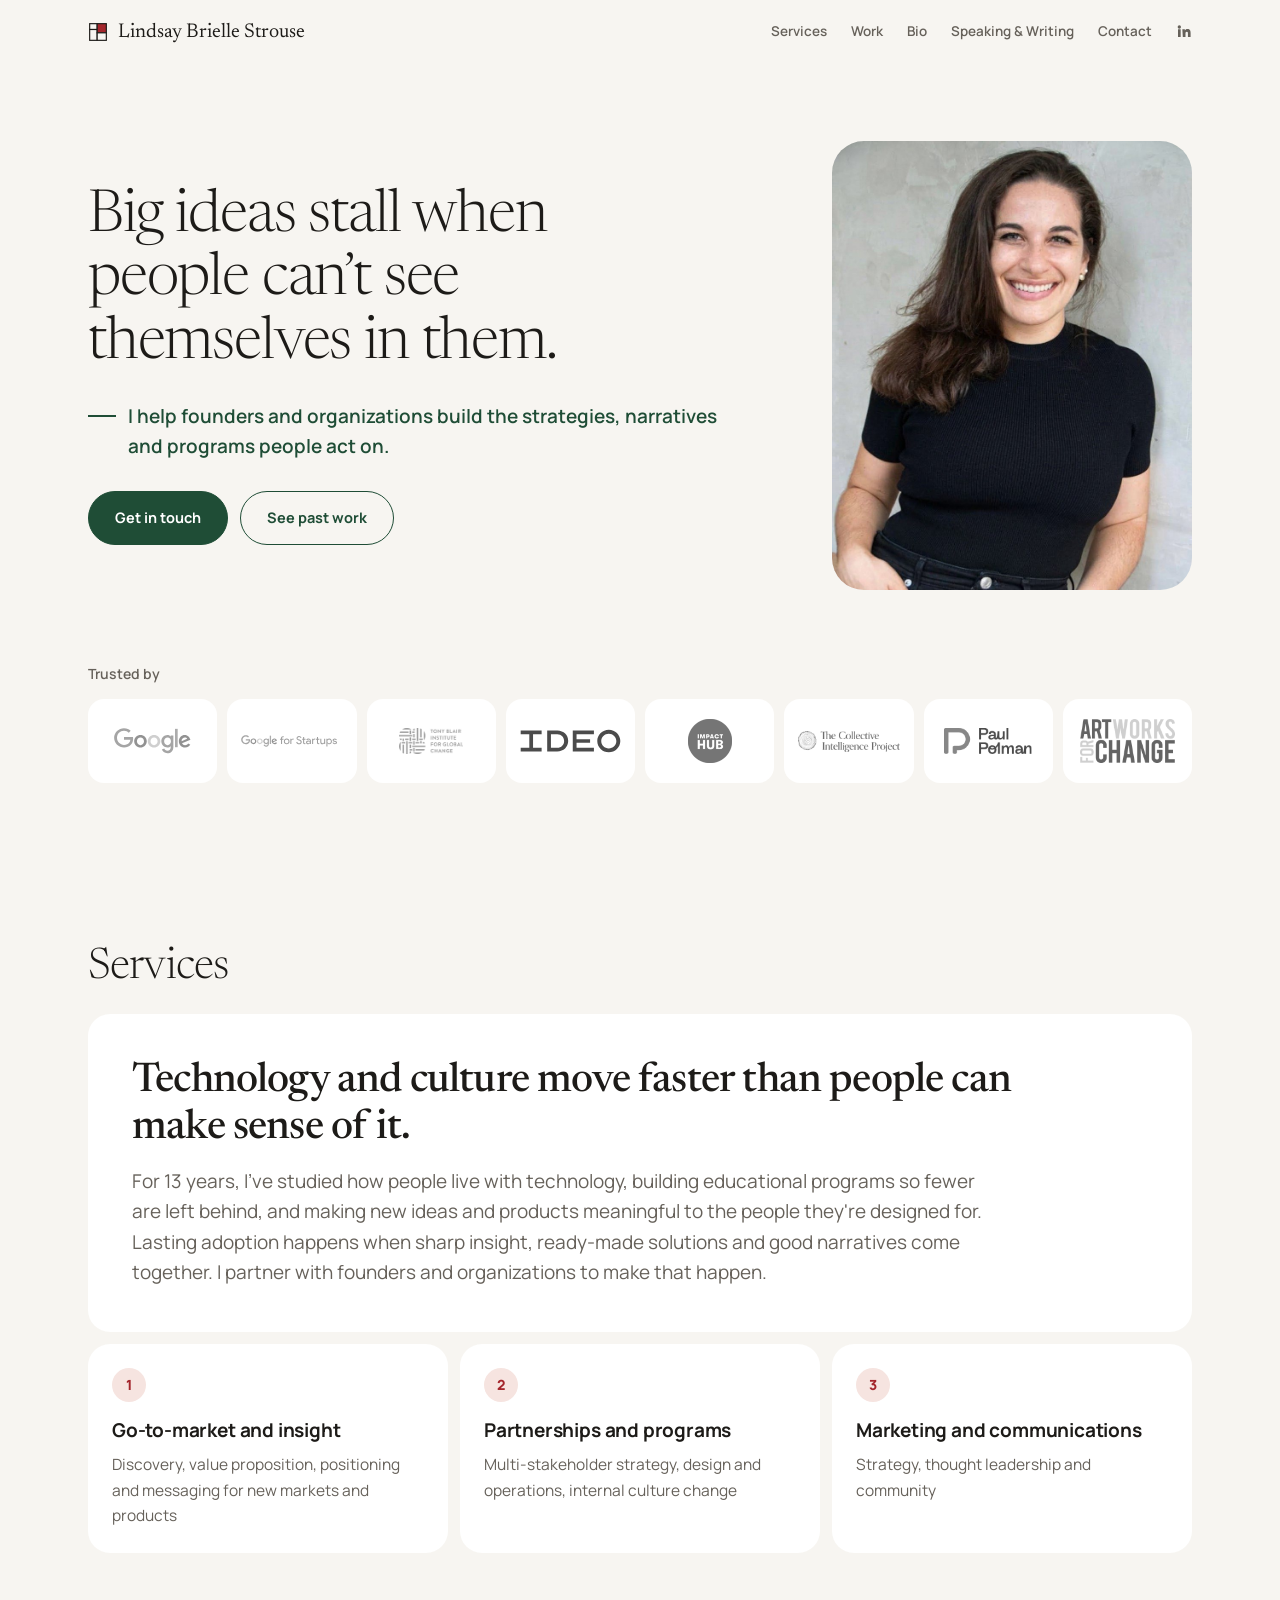
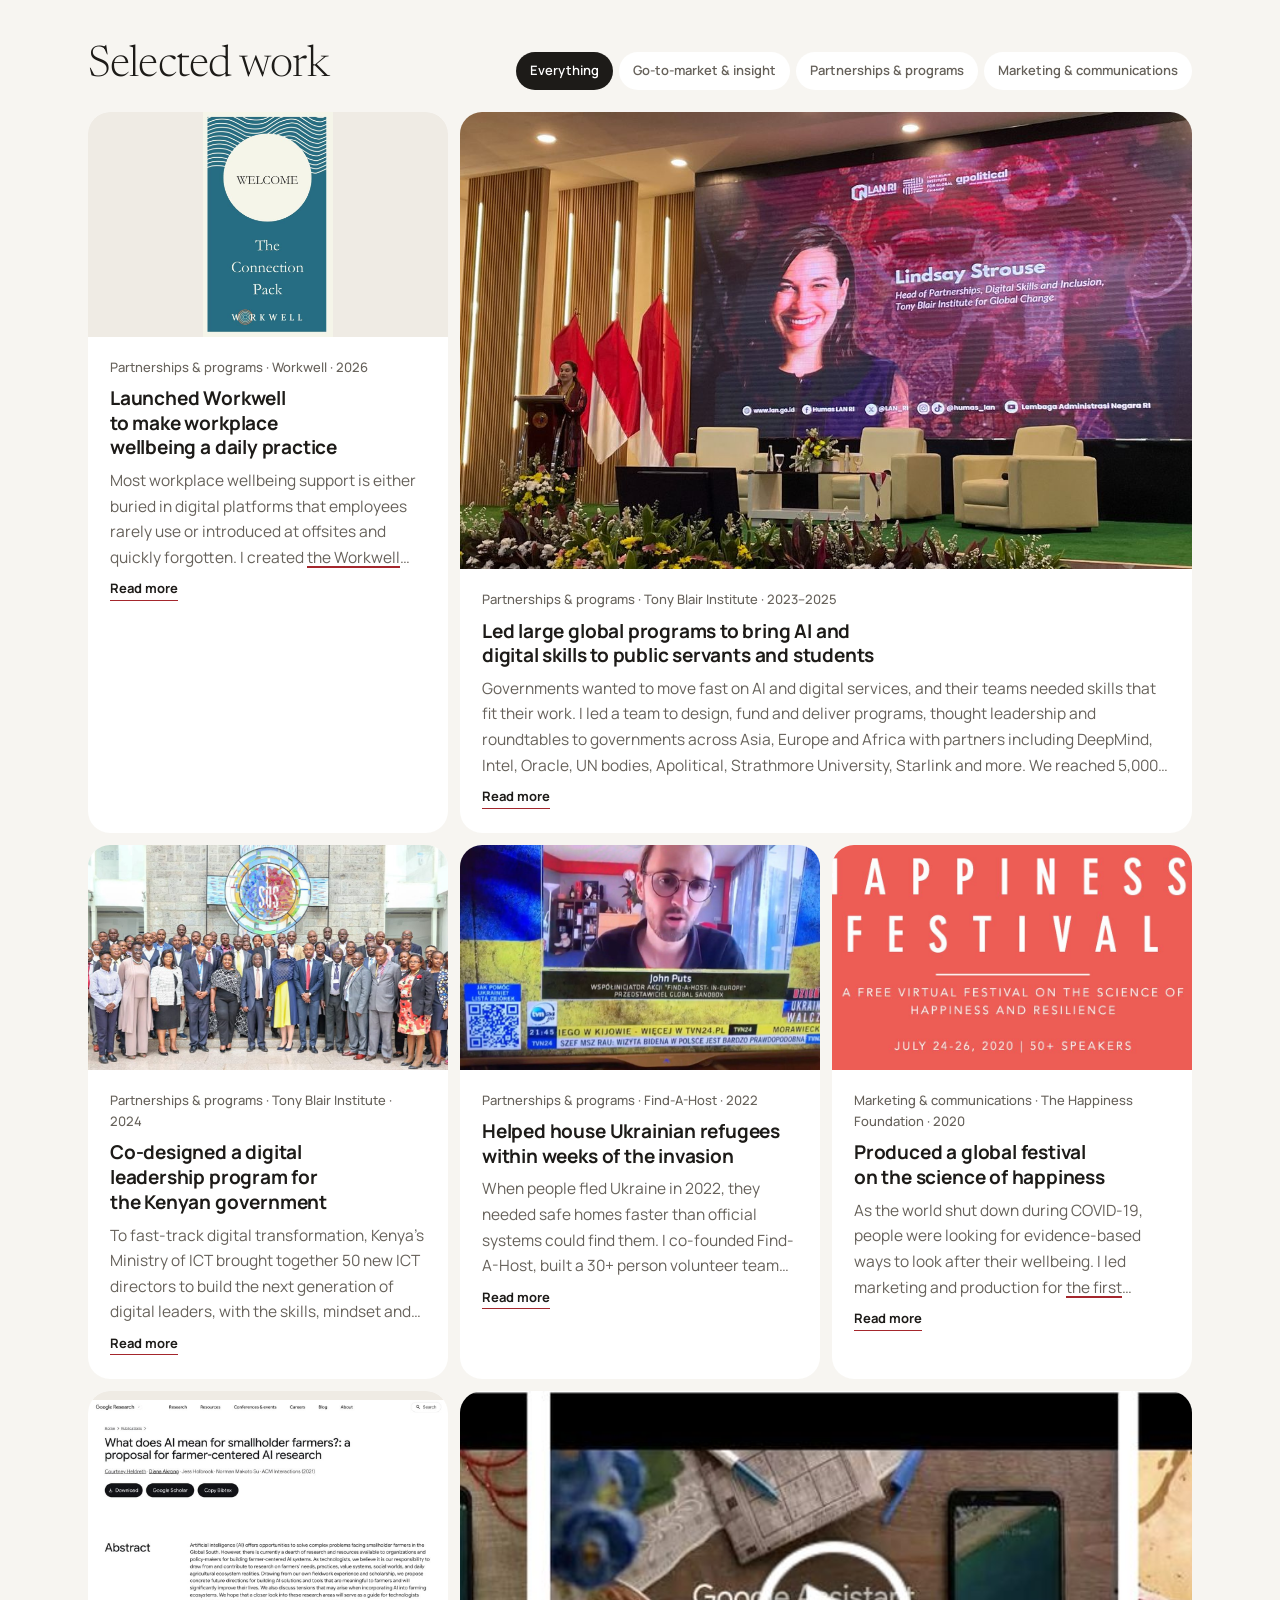
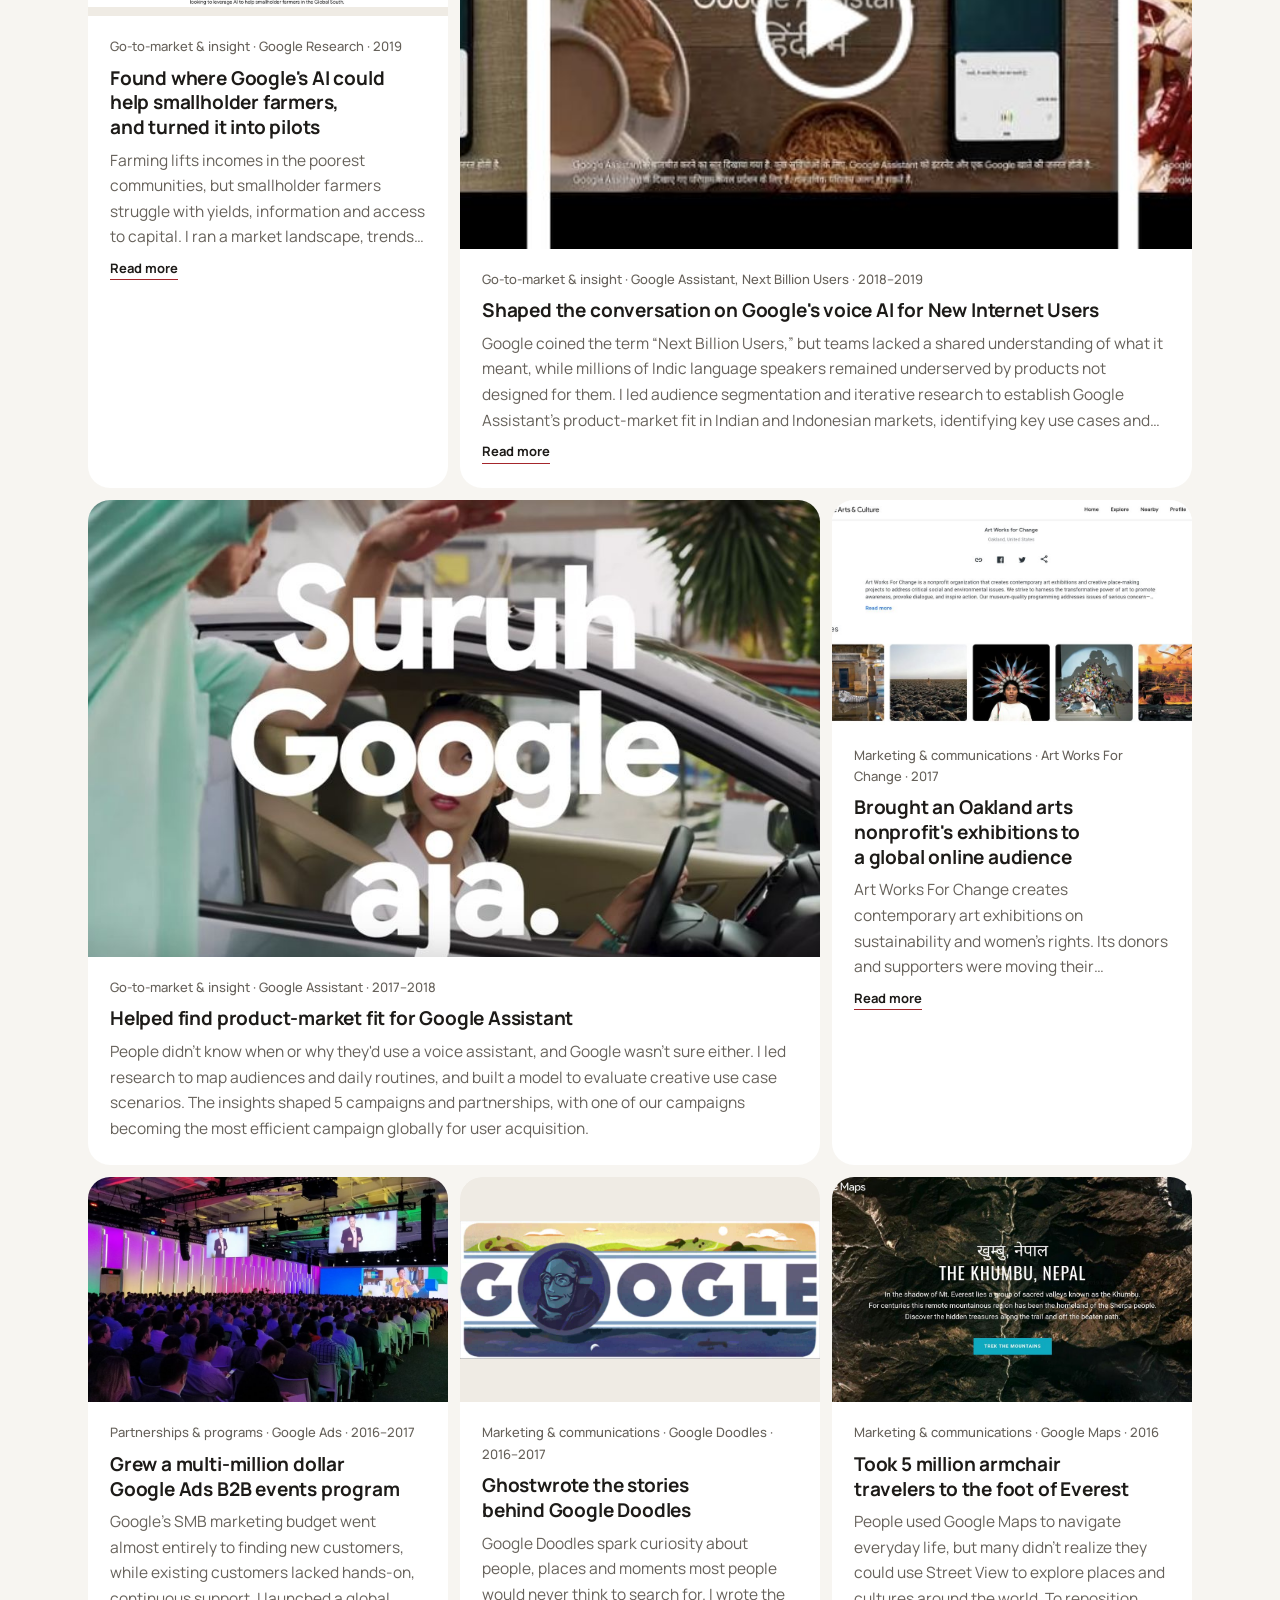
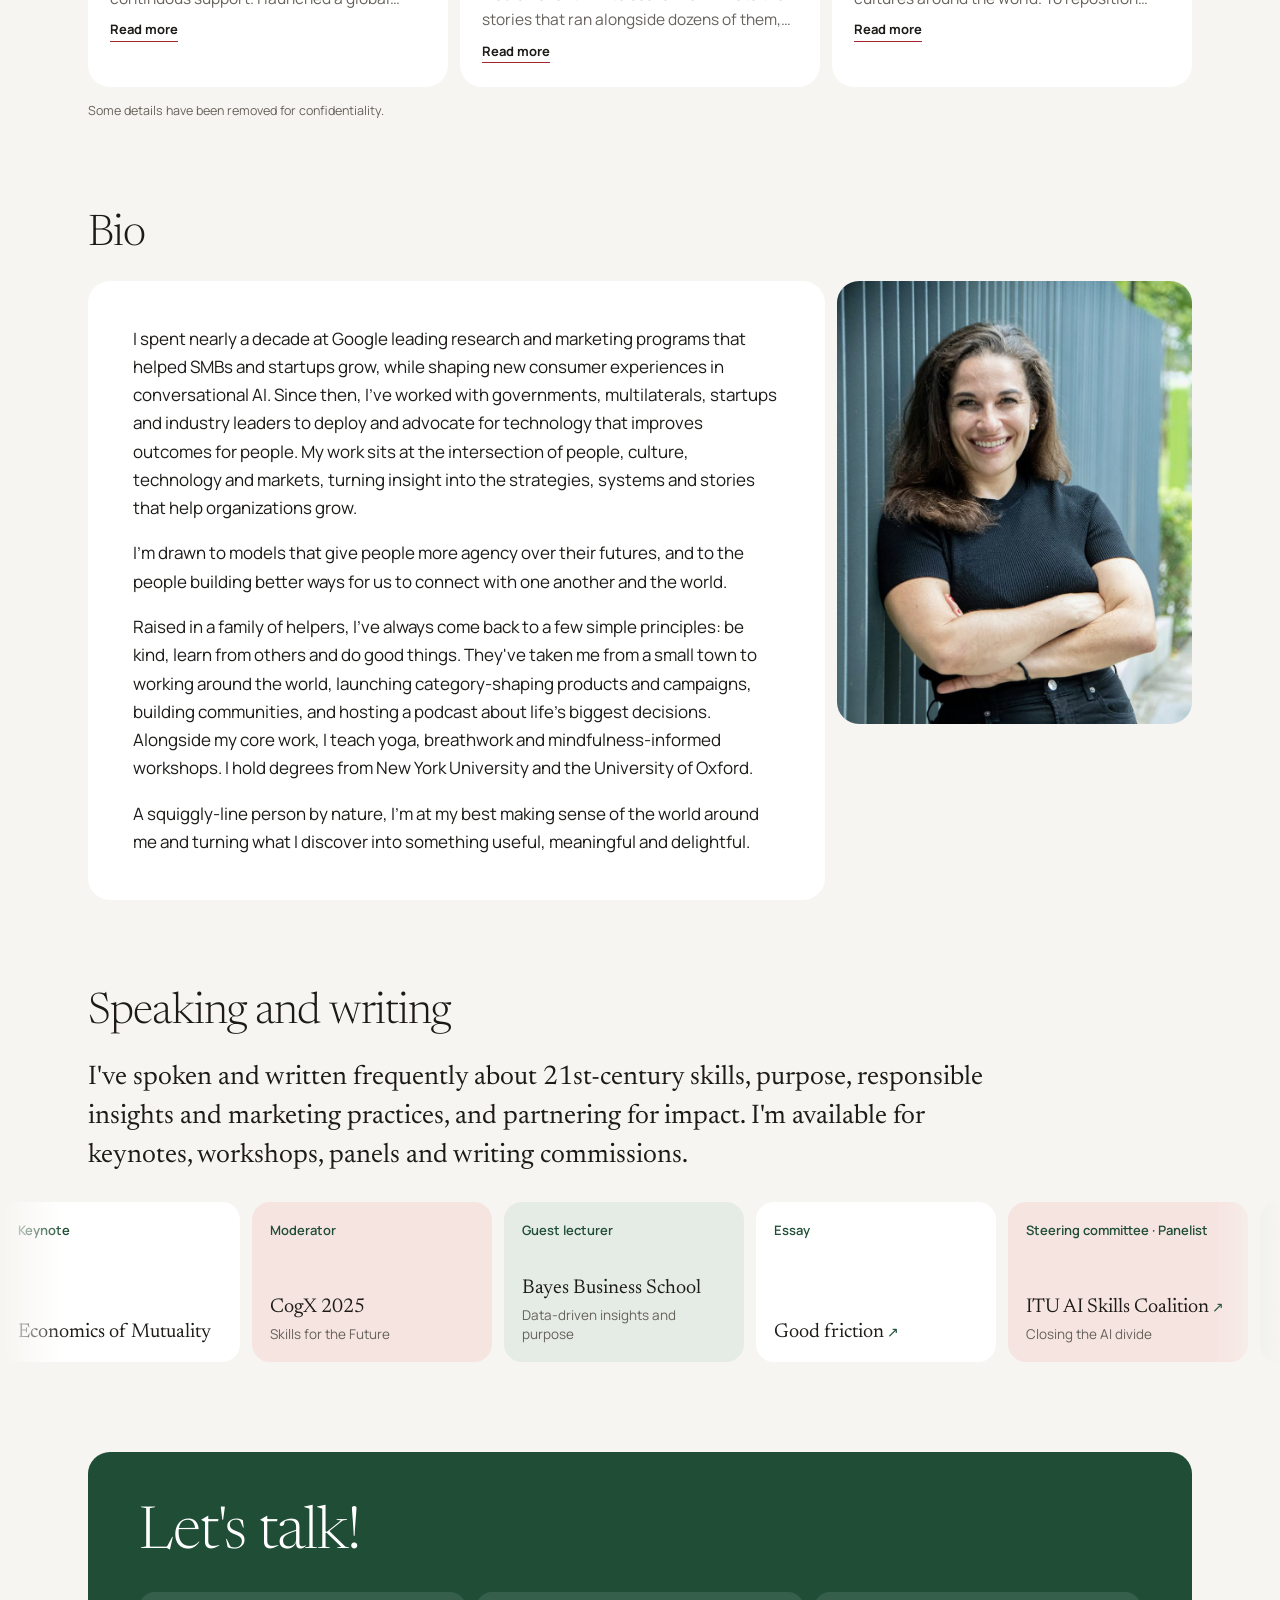
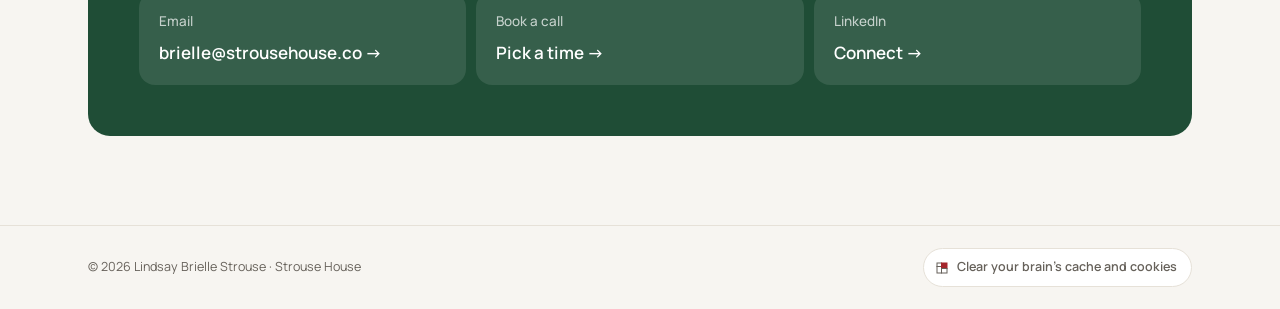
<file: index.html>
<!doctype html>
<html lang="en">
<head>
<title>Lindsay Brielle Strouse</title>
<meta charset="utf-8">
<meta name="viewport" content="width=device-width, initial-scale=1, viewport-fit=cover">
<meta name="description" content="Big ideas stall when people can’t see themselves in them. I help founders and organizations build the strategies, narratives and programs people act on.">
<link rel="canonical" href="https://strousehouse.co/">
<meta property="og:type" content="website">
<meta property="og:site_name" content="Lindsay Brielle Strouse">
<meta property="og:url" content="https://strousehouse.co/">
<meta property="og:title" content="Lindsay Brielle Strouse">
<meta property="og:description" content="Big ideas stall when people can’t see themselves in them. I help founders and organizations build the strategies, narratives and programs people act on.">
<meta property="og:image" content="https://strousehouse.co/assets/img/og-card.jpg">
<meta property="og:image:width" content="1200">
<meta property="og:image:height" content="630">
<meta property="og:image:alt" content="Lindsay Brielle Strouse: Big ideas stall when people can’t see themselves in them">
<meta name="twitter:card" content="summary_large_image">
<meta name="twitter:image" content="https://strousehouse.co/assets/img/og-card.jpg">
<link rel="icon" href="/favicon.ico" sizes="48x48">
<link rel="icon" href="/favicon.svg" type="image/svg+xml">
<link rel="icon" href="/icon-192.png" type="image/png" sizes="192x192">
<link rel="apple-touch-icon" href="/apple-touch-icon.png">
<link rel="manifest" href="/site.webmanifest">
<meta name="theme-color" content="#f7f5f1">
<script type="application/ld+json">
[
 {
  "@context": "https://schema.org",
  "@type": "WebSite",
  "name": "Lindsay Brielle Strouse",
  "alternateName": "Strouse House",
  "url": "https://strousehouse.co/"
 },
 {
  "@context": "https://schema.org",
  "@type": "Organization",
  "name": "Strouse House",
  "url": "https://strousehouse.co/",
  "logo": "https://strousehouse.co/icon-512.png",
  "founder": {
   "@type": "Person",
   "name": "Lindsay Brielle Strouse"
  }
 },
 {
  "@context": "https://schema.org",
  "@type": "Person",
  "name": "Lindsay Brielle Strouse",
  "alternateName": "Brielle Strouse",
  "url": "https://strousehouse.co/",
  "image": "https://strousehouse.co/assets/img/brielle-about.jpg",
  "jobTitle": "Fractional marketing, GTM and special project leader",
  "worksFor": {
   "@type": "Organization",
   "name": "Strouse House"
  },
  "email": "mailto:brielle@strousehouse.co",
  "sameAs": [
   "https://www.linkedin.com/in/lbriellestrouse"
  ]
 }
]
</script>
<link rel="preconnect" href="https://fonts.googleapis.com">
<link rel="preconnect" href="https://fonts.gstatic.com" crossorigin>
<link href="https://fonts.googleapis.com/css2?family=Manrope:wght@400;500;600;700;800&family=Newsreader:ital,opsz,wght@0,6..72,300..500;1,6..72,300..500&display=swap" rel="stylesheet">
<link rel="stylesheet" href="styles.css">
</head>
<body>
<a class="skip" href="#main">Skip to content</a>

<header class="site-header">
  <div class="wrap">
    <a class="brand" href="#top">
      <span class="mark" aria-hidden="true">
        <svg viewBox="0 0 24 24"><rect class="cell" x="2" y="2" width="9" height="7"/><rect class="cell" x="2" y="9" width="9" height="13"/><rect class="cell accent" x="11" y="2" width="11" height="11"/><rect class="cell" x="11" y="13" width="11" height="9"/></svg>
      </span>
      Lindsay Brielle Strouse
    </a>
    <nav class="nav" aria-label="Sections">
      <a href="#services">Services</a>
      <a href="#work">Work</a>
      <a href="#bio">Bio</a>
      <a href="#speaking"><span class="long">Speaking &amp; Writing</span><span class="short">Speaking</span></a>
      <a href="#contact">Contact</a>
      <a class="li" href="https://www.linkedin.com/in/lbriellestrouse" target="_blank" rel="noopener" aria-label="LinkedIn"><svg viewBox="0 0 24 24" aria-hidden="true"><path d="M4.98 3.5a2.5 2.5 0 1 1 0 5 2.5 2.5 0 0 1 0-5zM3 9.5h4V21H3zM9.5 9.5h3.8v1.6h.06c.53-1 1.83-2.06 3.77-2.06 4.03 0 4.77 2.65 4.77 6.1V21h-4v-5.1c0-1.22-.02-2.78-1.7-2.78-1.7 0-1.96 1.33-1.96 2.7V21h-4z"/></svg></a>
    </nav>
  </div>
</header>

<main id="main">

  <!-- ===== Hero ===== -->
  <section class="hero" id="top">
    <div class="wrap hero-grid">
      <div class="hero-copy">
        <h1>Big ideas stall when people can’t see themselves in them.</h1>
        <p class="tagline">I help founders and organizations build the strategies, narratives and programs people act on.</p>
        <div class="btn-row">
          <a class="btn" href="#contact">Get in touch</a>
          <a class="btn ghost" href="#work">See past work</a>
        </div>
      </div>
      <figure class="portrait"><img src="assets/img/brielle-about.jpg" alt="Lindsay Brielle Strouse"></figure>
    </div>

    <div class="wrap trusted">
      <p class="label">Trusted by</p>
      <ul class="logos">
        <li><img src="assets/logos/google.svg" alt="Google"></li>
        <li><img src="assets/logos/google-for-startups.svg" alt="Google for Startups"></li>
        <li><img src="assets/logos/tony-blair-institute.png" alt="Tony Blair Institute for Global Change"></li>
        <li><img src="assets/logos/ideo.svg" alt="IDEO"></li>
        <li><img class="tall" src="assets/logos/impact-hub.png" alt="Impact Hub"></li>
        <li><img src="assets/logos/collective-intelligence-project.png" alt="The Collective Intelligence Project"></li>
        <li><img src="assets/logos/paul-polman.png" alt="Paul Polman"></li>
        <li><img class="tall" src="assets/logos/art-works-for-change.png" alt="Art Works For Change"></li>
      </ul>
    </div>

  </section>

  <!-- ===== Services ===== -->
  <section class="sec" id="services">
    <div class="wrap">
      <h2 class="sec-h">Services</h2>
      <div class="svc-grid">
        <div class="card intro"><p class="big-line">Technology and culture move faster than people can make sense of it.</p><p>For 13 years, I've studied how people live with technology, building educational programs so fewer are left behind, and making new ideas and products meaningful to the people they're designed for. Lasting adoption happens when sharp insight, ready-made solutions and good narratives come together. I partner with founders and organizations to make that happen.</p></div>
        <div class="card svc"><span class="n">1</span><h3>Go-to-market and insight</h3><p>Discovery, value proposition, positioning and messaging for new markets and products</p></div>
        <div class="card svc"><span class="n">2</span><h3>Partnerships and programs</h3><p>Multi-stakeholder strategy, design and operations, internal culture change</p></div>
        <div class="card svc"><span class="n">3</span><h3>Marketing and communications</h3><p>Strategy, thought leadership and community</p></div>
      </div>
    </div>
  </section>

  <!-- ===== Work ===== -->
  <section class="sec" id="work">
    <div class="wrap">
      <div class="sec-top">
        <h2>Selected work</h2>
        <div class="filters" role="group" aria-label="Filter work">
          <button type="button" data-filter="all" aria-pressed="true">Everything</button>
          <button type="button" data-filter="insight" aria-pressed="false">Go-to-market &amp; insight</button>
          <button type="button" data-filter="programs" aria-pressed="false">Partnerships &amp; programs</button>
          <button type="button" data-filter="stories" aria-pressed="false">Marketing &amp; communications</button>
        </div>
      </div>

      <div class="cards" id="work-list">
        <article class="card project" data-cat="programs">
          <a class="media contain" href="https://www.workwellcards.com/" target="_blank" rel="noopener"><img src="assets/img/work-workwell.jpg" alt="Workwell's Connection Pack card deck" loading="lazy"></a>
          <div class="body">
            <span class="cat">Partnerships &amp; programs · Workwell · 2026</span>
            <h3>Launched Workwell to make workplace wellbeing a daily practice</h3>
            <p>Most workplace wellbeing support is either buried in digital platforms that employees rarely use or introduced at offsites and quickly forgotten. I created <a class="inline" href="https://www.workwellcards.com/" target="_blank" rel="noopener">the Workwell brand</a>, developed and launched two physical card decks designed for daily use, supported by facilitated workshops for public and private sector teams, achieving an average participant satisfaction score of 85%.</p>
          </div>
        </article>
        <article class="card project wide" data-cat="programs">
          <div class="media"><img src="assets/img/work-tbi-indonesia.jpg" alt="Brielle speaking at a podium in Indonesia, with her name on the screen behind her" loading="lazy"></div>
          <div class="body">
            <span class="cat">Partnerships &amp; programs · Tony Blair Institute · 2023–2025</span>
            <h3>Led large global programs to bring AI and digital skills to public servants and students</h3>
            <p>Governments wanted to move fast on AI and digital services, and their teams needed skills that fit their work. I led a team to design, fund and deliver programs, thought leadership and roundtables to governments across Asia, Europe and Africa with partners including DeepMind, Intel, Oracle, UN bodies, Apolitical, Strathmore University, Starlink and more. We reached 5,000+ civil servants in the first year alone, with political commitments to train hundreds of thousands more.</p>
          </div>
        </article>
        <article class="card project" data-cat="programs">
          <a class="media" href="https://sbs.strathmore.edu/digital-leadership-programme-shaping-kenyas-digital-future/" target="_blank" rel="noopener"><img src="assets/img/work-digital-leadership-kenya.jpg" alt="Group photo of the Digital Leadership Program participants and facilitators at Strathmore University Business School" loading="lazy"></a>
          <div class="body">
            <span class="cat">Partnerships &amp; programs · Tony Blair Institute · 2024</span>
            <h3>Co-designed a digital leadership program for the Kenyan government</h3>
            <p>To fast-track digital transformation, Kenya's Ministry of ICT brought together 50 new ICT directors to build the next generation of digital leaders, with the skills, mindset and AI fluency to drive innovation across government. I secured funding to lead a partnership with Strathmore University for <a class="inline" href="https://sbs.strathmore.edu/digital-leadership-programme-shaping-kenyas-digital-future/" target="_blank" rel="noopener">a one-week executive program</a> combining academic insight, policy context and private-sector innovation. Expert-led sessions on AI, data and infrastructure helped participants build action plans for cross-government collaboration and citizen-centered services, with 95% of participants agreeing the program improved their decision-making as leaders.</p>
          </div>
        </article>
        <article class="card project" data-cat="programs">
          <div class="media"><img src="assets/img/work-find-a-host.jpg" alt="Find-A-Host co-initiator interviewed on Polish television channel TVN24" loading="lazy"></div>
          <div class="body">
            <span class="cat">Partnerships &amp; programs · Find-A-Host · 2022</span>
            <h3>Helped house Ukrainian refugees within weeks of the invasion</h3>
            <p>When people fled Ukraine in 2022, they needed safe homes faster than official systems could find them. I co-founded Find-A-Host, built a 30+ person volunteer team and a community model that could scale, and launched partnerships including Airbnb.org. Together we housed 1,000+ refugees within weeks and earned national media coverage.</p>
          </div>
        </article>
        <article class="card project" data-cat="stories">
          <a class="media" href="https://www.youtube.com/solvehappiness" target="_blank" rel="noopener"><img src="assets/img/work-happiness-festival.jpg" alt="Poster for the Happiness Festival" loading="lazy"></a>
          <div class="body">
            <span class="cat">Marketing &amp; communications · The Happiness Foundation · 2020</span>
            <h3>Produced a global festival on the science of happiness</h3>
            <p>As the world shut down during COVID-19, people were looking for evidence-based ways to look after their wellbeing. I led marketing and production for <a class="inline" href="https://www.youtube.com/solvehappiness" target="_blank" rel="noopener">the first Happiness Festival</a>, a free 3-day virtual event with 50 scientists and thinkers, and secured and led interviews with Misty Copeland, Laurie Santos, Maya Shankar and Robert Waldinger. The talks have 60,000+ views.</p>
          </div>
        </article>
        <article class="card project" data-cat="insight">
          <div class="media contain"><img src="assets/img/work-farmers-paper.jpg" alt="Google Research publication page: What does AI mean for smallholder farmers?" loading="lazy"></div>
          <div class="body">
            <span class="cat">Go-to-market &amp; insight · Google Research · 2019</span>
            <h3>Found where Google's AI could help smallholder farmers, and turned it into pilots</h3>
            <p>Farming lifts incomes in the poorest communities, but smallholder farmers struggle with yields, information and access to capital. I ran a market landscape, trends analysis and in-depth interviews to shape Google's vision for AI in farming communities, resulting in a cross-functional sprint that set the direction and led to 2 new partnership pilots.</p>
          </div>
        </article>
        <article class="card project wide" data-cat="insight">
          <a class="media" href="https://blog.google/products-and-platforms/products/assistant/building-google-assistant-phones-everyone-everywhere/" target="_blank" rel="noopener"><img src="assets/img/work-hindi-campaign.jpg" alt="Video stills from Google Assistant's Hindi campaign" loading="lazy"></a>
          <div class="body">
            <span class="cat">Go-to-market &amp; insight · Google Assistant, Next Billion Users · 2018–2019</span>
            <h3>Shaped the conversation on Google's voice AI for New Internet Users</h3>
            <p>Google coined the term “Next Billion Users,” but teams lacked a shared understanding of what it meant, while millions of Indic language speakers remained underserved by products not designed for them. I led audience segmentation and iterative research to establish Google Assistant’s product-market fit in Indian and Indonesian markets, identifying key use cases and messaging, particularly for low-income women. This informed <a class="inline" href="https://www.youtube.com/watch?v=HP43UyDWD30" target="_blank" rel="noopener">Google’s first Hindi-language Assistant campaign</a>, driving growth in monthly active users and 28-day feature retention. The segmentation was adopted across emerging markets product teams, and I was invited to speak and lead workshops on <a class="inline" href="https://blog.google/products-and-platforms/products/assistant/building-google-assistant-phones-everyone-everywhere/" target="_blank" rel="noopener">the role of voice technology in emerging markets</a>.</p>
          </div>
        </article>
        <article class="card project wide" data-cat="insight">
          <div class="media"><img src="assets/img/work-suruh-google-aja.jpg" alt="Still from a Google Assistant campaign in Indonesia" loading="lazy"></div>
          <div class="body">
            <span class="cat">Go-to-market &amp; insight · Google Assistant · 2017–2018</span>
            <h3>Helped find product-market fit for Google Assistant</h3>
            <p>People didn't know when or why they'd use a voice assistant, and Google wasn't sure either. I led research to map audiences and daily routines, and built a model to evaluate creative use case scenarios. The insights shaped 5 campaigns and partnerships, with one of our campaigns becoming the most efficient campaign globally for user acquisition.</p>
          </div>
        </article>
        <article class="card project" data-cat="stories">
          <a class="media" href="https://artsandculture.google.com/partner/art-works-for-change" target="_blank" rel="noopener"><img src="assets/img/work-art-works-for-change.jpg" alt="The Art Works For Change page on Google Arts &amp; Culture, showing six stories" loading="lazy"></a>
          <div class="body">
            <span class="cat">Marketing &amp; communications · Art Works For Change · 2017</span>
            <h3>Brought an Oakland arts nonprofit's exhibitions to a global online audience</h3>
            <p>Art Works For Change creates contemporary art exhibitions on sustainability and women's rights. Its donors and supporters were moving their conversations online, but a traditional museum model couldn't reach new viewers there. I brokered a new partnership and digital exhibit between Art Works For Change and <a class="inline" href="https://artsandculture.google.com/partner/art-works-for-change" target="_blank" rel="noopener">Google Arts &amp; Culture</a>, which was featured on the platform's home page and two months later received a placement on Google's homepage, growing the nonprofit's web traffic by 4x.</p>
          </div>
        </article>
        <article class="card project" data-cat="programs">
          <div class="media"><img src="assets/img/work-google-ads-event.jpg" alt="A packed Google Ads customer event with speakers on large screens" loading="lazy"></div>
          <div class="body">
            <span class="cat">Partnerships &amp; programs · Google Ads · 2016–2017</span>
            <h3>Grew a multi-million dollar Google Ads B2B events program</h3>
            <p>Google's SMB marketing budget went almost entirely to finding new customers, while existing customers lacked hands-on, continuous support. I launched a global events program that mixed executive relationship-building, practitioner training, and an always-on content series, building the creative, operational and measurement infrastructure behind it. Our program touched $2B+ in annualized revenue, and causal impact analysis demonstrated statistically significant growth in client revenue.</p>
          </div>
        </article>
        <article class="card project" data-cat="stories">
          <a class="media contain" href="https://www.google.com/doodles/amy-johnsons-114th-birthday" target="_blank" rel="noopener"><video src="assets/video/work-doodle.mp4" poster="assets/img/work-doodle-poster.jpg" autoplay muted loop playsinline aria-label="The animated Google Doodle for Amy Johnson"></video></a>
          <div class="body">
            <span class="cat">Marketing &amp; communications · Google Doodles · 2016–2017</span>
            <h3>Ghostwrote the stories behind Google Doodles</h3>
            <p>Google Doodles spark curiosity about people, places and moments most people would never think to search for. I wrote the stories that ran alongside dozens of them, from <a class="inline" href="https://www.google.com/doodles/amy-johnsons-114th-birthday" target="_blank" rel="noopener">aviator Amy Johnson</a> to Bastille Day. Each story earned an average of 50 press mentions, including The Telegraph, The Independent and Time.</p>
          </div>
        </article>
        <article class="card project" data-cat="stories">
          <a class="media" href="https://www.google.com/maps/about/behind-the-scenes/streetview/treks/khumbu/" target="_blank" rel="noopener"><img src="assets/img/work-khumbu.jpg" alt="Google Maps Street View page for the Khumbu, Nepal" loading="lazy"></a>
          <div class="body">
            <span class="cat">Marketing &amp; communications · Google Maps · 2016</span>
            <h3>Took 5 million armchair travelers to the foot of Everest</h3>
            <p>People used Google Maps to navigate everyday life, but many didn't realize they could use Street View to explore places and cultures around the world. To reposition Street View as a tool for discovery, I helped launch a website and film showcasing <a class="inline" href="https://www.google.com/maps/about/behind-the-scenes/streetview/treks/khumbu/" target="_blank" rel="noopener">the Sherpa community and culture of Nepal's Khumbu Valley</a>. Supported by PR, paid media and a donation to a local NGO, the campaign generated 5 million video views and a 28% lift in brand interest.</p>
          </div>
        </article>
      </div>
      <p class="fine">Some details have been removed for confidentiality.</p>
    </div>
  </section>

  <!-- ===== Bio ===== -->
  <section class="sec" id="bio">
    <div class="wrap">
      <h2 class="sec-h">Bio</h2>
      <div class="bio-grid">
        <div class="card bio-copy">
          <p>I spent nearly a decade at Google leading research and marketing programs that helped SMBs and startups grow, while shaping new consumer experiences in conversational AI. Since then, I've worked with governments, multilaterals, startups and industry leaders to deploy and advocate for technology that improves outcomes for people. My work sits at the intersection of people, culture, technology and markets, turning insight into the strategies, systems and stories that help organizations grow.</p>
          <p>I'm drawn to models that give people more agency over their futures, and to the people building better ways for us to connect with one another and the world.</p>
          <p>Raised in a family of helpers, I've always come back to a few simple principles: be kind, learn from others and do good things. They've taken me from a small town to working around the world, launching category-shaping products and campaigns, building communities, and hosting a podcast about life's biggest decisions. Alongside my core work, I teach yoga, breathwork and mindfulness-informed workshops. I hold degrees from New York University and the University of Oxford.</p>
          <p>A squiggly-line person by nature, I'm at my best making sense of the world around me and turning what I discover into something useful, meaningful and delightful.</p>
        </div>
        <figure class="bio-photo"><img src="assets/img/brielle-hero.jpg" alt="Lindsay Brielle Strouse, smiling with her arms crossed"></figure>
      </div>
    </div>
  </section>

  <!-- ===== Speaking and writing ===== -->
  <section class="sec" id="speaking">
    <div class="wrap">
      <h2 class="sec-h">Speaking and writing</h2>
      <p class="sec-lead">I've spoken and written frequently about 21st-century skills, purpose, responsible insights and marketing practices, and partnering for impact. I'm available for keynotes, workshops, panels and writing commissions.</p>
    </div>
    <div class="marquee" aria-label="Talks, teaching, writing and podcast">
      <ul class="track">
        <li class="tile"><span class="kind">Keynote</span><span class="t">Economics of Mutuality</span></li>
        <li class="tile"><span class="kind">Moderator</span><span class="t">CogX 2025</span><span class="s">Skills for the Future</span></li>
        <li class="tile"><span class="kind">Guest lecturer</span><span class="t">Bayes Business School</span><span class="s">Data-driven insights and purpose</span></li>
        <li class="tile"><a href="https://strousehouse.substack.com/p/good-friction-when-saving-costs-becomes" target="_blank" rel="noopener"><span class="kind">Essay</span><span class="t">Good friction</span></a></li>
        <li class="tile"><a href="https://aiforgood.itu.int/event/closing-the-ai-divide-the-ai-skills-coalition-approach-to-democratizing-ai-education/" target="_blank" rel="noopener"><span class="kind">Steering committee · Panelist</span><span class="t">ITU AI Skills Coalition</span><span class="s">Closing the AI divide</span></a></li>
        <li class="tile"><span class="kind">Facilitator</span><span class="t">Impact Hub</span><span class="s">Together for Wellbeing Accelerator</span></li>
        <li class="tile"><a href="https://anchor.fm/figuringitoutpodcast" target="_blank" rel="noopener"><span class="kind">Podcast · Producer and host</span><span class="t">Figuring It Out</span><span class="s">The science and stories behind life's biggest decisions</span></a></li>
        <li class="tile"><span class="kind">Moderator</span><span class="t">Product Marketing World Summit</span></li>
        <li class="tile"><a href="https://institute.global/insights/tech-and-digitalisation/digital-skills-the-missing-middle-in-technology-transformation" target="_blank" rel="noopener"><span class="kind">Essay · Tony Blair Institute</span><span class="t">Digital skills: the missing middle in technology transformation</span></a></li>
        <li class="tile"><span class="kind">Mentor</span><span class="t">IDEO</span><span class="s">Build to Think AI hackathon series</span></li>
        <li class="tile"><span class="kind">Keynote · Panelist</span><span class="t">New Internet Users Expo</span></li>
        <li class="tile"><span class="kind">Presenter</span><span class="t">Global Google Assistant Insights Summit</span></li>
      </ul>
    </div>
  </section>

  <!-- ===== Contact ===== -->
  <section class="sec" id="contact">
    <div class="wrap">
      <div class="card talk">
        <h2>Let's talk!</h2>
        <div class="contact-row">
          <a class="ctile" href="mailto:brielle@strousehouse.co"><span class="k">Email</span><span class="v">brielle@strousehouse.co</span></a>
          <a class="ctile" href="https://calendly.com/strouse" target="_blank" rel="noopener"><span class="k">Book a call</span><span class="v">Pick a time</span></a>
          <a class="ctile" href="https://www.linkedin.com/in/lbriellestrouse" target="_blank" rel="noopener"><span class="k">LinkedIn</span><span class="v">Connect</span></a>
        </div>
      </div>
    </div>
  </section>

</main>

<footer class="site-footer">
  <div class="wrap">
    <span>© <span id="year">2026</span> Lindsay Brielle Strouse · Strouse House</span>
    <button type="button" class="cache-btn"><svg viewBox="0 0 24 24" aria-hidden="true"><rect class="cell" x="2" y="2" width="9" height="7"/><rect class="cell" x="2" y="9" width="9" height="13"/><rect class="cell accent" x="11" y="2" width="11" height="11"/><rect class="cell" x="11" y="13" width="11" height="9"/></svg>Clear your brain’s cache and cookies</button>
  </div>
</footer>

<script src="script.js"></script>
</body>
</html>
</file>
<file: styles.css>
/* Lindsay Brielle Strouse, strousehouse.co
   Layout: a clear opening (heading, short bio, rounded portrait), then rounded
   tiles to scroll through: logos, numbers, services, work, bio, talks, contact. */

:root {
  --bg: #f7f5f1;
  --card: #ffffff;
  --ink: #1d1b18;
  --muted: #66615a;
  --rule: #e6e1d8;
  --red: #a4262c;
  --red-soft: #f6e4e0;
  --green: #1f4d36;
  --green-soft: #e4ece5;
  --gold: #e9b949;

  --serif: "Newsreader", Georgia, "Times New Roman", serif;
  --sans: "Manrope", -apple-system, "Segoe UI", Helvetica, Arial, sans-serif;

  --radius: 22px;
  --gutter: clamp(16px, 4vw, 48px);
  --header: 64px;
}

*, *::before, *::after { box-sizing: border-box; }
html { -webkit-text-size-adjust: 100%; }
body { margin: 0; background: var(--bg); color: var(--ink); font-family: var(--sans); font-size: 17px; line-height: 1.65; -webkit-font-smoothing: antialiased; }
body::before { content: ""; position: fixed; inset: 0 0 auto; height: env(safe-area-inset-top, 0px); z-index: 60; background: var(--bg); }
img, video { max-width: 100%; display: block; }
a { color: inherit; }
h1, h2, h3, p { margin: 0; }
h1, h2 { font-family: var(--serif); font-weight: 300; letter-spacing: -0.02em; line-height: 1.08; text-wrap: balance; }
h3 { font-family: var(--sans); font-weight: 700; font-size: 19px; line-height: 1.3; letter-spacing: -0.01em; text-wrap: balance; }
:focus-visible { outline: 2px solid var(--red); outline-offset: 3px; }

.wrap { max-width: 1200px; margin: 0 auto; padding-left: max(var(--gutter), env(safe-area-inset-left, 0px)); padding-right: max(var(--gutter), env(safe-area-inset-right, 0px)); }
.skip { position: absolute; left: -999px; top: 8px; background: var(--ink); color: #fff; padding: 8px 12px; z-index: 100; }
.skip:focus { left: 8px; }

.label { font-size: 14px; font-weight: 600; color: var(--muted); margin-bottom: 14px; }
.sec-h { margin-bottom: 22px; }
.card { background: var(--card); border-radius: var(--radius); }

.btn { display: inline-flex; align-items: center; font-size: 14.5px; font-weight: 700; text-decoration: none; padding: 14px 26px; border-radius: 999px; border: 1.5px solid var(--green); background: var(--green); color: #fff; transition: background .15s, color .15s, border-color .15s; }
.btn:hover { background: var(--ink); border-color: var(--ink); }
.btn.ghost { background: transparent; color: var(--green); }
.btn.ghost:hover { background: var(--green); color: #fff; }
.btn-row { display: flex; flex-wrap: wrap; gap: 12px; }
.inline { color: inherit; text-decoration: underline; text-decoration-color: var(--red); text-decoration-thickness: 1.5px; text-underline-offset: 3px; }
.inline:hover { color: var(--red); }

/* ---------- Header ---------- */

.site-header { position: sticky; top: env(safe-area-inset-top, 0px); z-index: 50; background: var(--bg); transition: box-shadow .2s; }
.site-header.scrolled { box-shadow: 0 1px 0 var(--rule); }
.site-header .wrap { display: flex; align-items: center; justify-content: space-between; gap: 18px; min-height: var(--header); }
.brand { display: flex; align-items: center; gap: 10px; text-decoration: none; font-family: var(--serif); font-size: 20px; }
.mark { width: 20px; height: 20px; flex: none; cursor: pointer; }
.mark svg { width: 100%; height: 100%; display: block; }
.mark .cell { fill: var(--bg); stroke: var(--ink); stroke-width: 1.4; transition: fill .4s; }
.mark .accent { fill: var(--red); }
.nav { display: flex; align-items: center; gap: 24px; }
.nav a { font-size: 13.5px; font-weight: 600; color: var(--muted); text-decoration: none; white-space: nowrap; padding: 6px 0; border-bottom: 1.5px solid transparent; }
.nav a:hover { color: var(--ink); }
.nav a.active { color: var(--ink); border-bottom-color: var(--red); }
.nav .li svg { width: 16px; height: 16px; fill: currentColor; display: block; }
.nav .short { display: none; }
@media (max-width: 860px) {
  :root { --header: 96px; }
  .site-header .wrap { flex-direction: column; align-items: stretch; gap: 4px; padding-block: 10px 6px; }
  .nav { justify-content: space-between; gap: 8px; }
  .nav .long { display: none; }
  .nav .short { display: inline; }
}

/* ---------- Opening ---------- */

.hero { padding-block: clamp(32px, 6vw, 80px) clamp(48px, 6vw, 72px); }
.hero-grid { display: grid; grid-template-columns: minmax(0, 1.3fr) minmax(0, 0.7fr); gap: clamp(32px, 6vw, 88px); align-items: center; }
.hero h1 { font-size: clamp(38px, 4.6vw, 64px); }
.tagline { margin-top: 24px; display: flex; align-items: flex-start; gap: 12px; font-size: clamp(17px, 1.6vw, 19px); line-height: 1.6; font-weight: 600; color: var(--green); max-width: 34em; }
.tagline::before { content: ""; width: 28px; height: 2px; margin-top: calc(0.8em - 1px); background: var(--green); flex: none; }
.hero-intro { margin-top: 18px; font-size: clamp(18px, 1.7vw, 21px); line-height: 1.6; color: var(--muted); max-width: 32em; }
.hero .btn-row { margin-top: 30px; }
.portrait { margin: 0; }
.portrait img { width: 100%; aspect-ratio: 4 / 5; object-fit: cover; border-radius: 32px; max-width: 100%; }
@media (max-width: 860px) { .hero-grid { grid-template-columns: minmax(0, 1fr); gap: 24px; } .portrait { max-width: 180px; order: -1; } .portrait img { border-radius: 24px; } .hero h1 { font-size: clamp(32px, 8.4vw, 44px); } }

.trusted { margin-top: clamp(48px, 6vw, 72px); }
.hero .trusted { padding-bottom: 0; }

.logos { list-style: none; margin: 0; padding: 0; display: grid; grid-template-columns: repeat(8, minmax(0, 1fr)); gap: 10px; }
.logos li { height: 84px; display: flex; align-items: center; justify-content: center; padding: 14px; background: var(--card); border-radius: 16px; }
.logos img { max-height: 26px; width: auto; max-width: 100%; filter: grayscale(1); opacity: .7; transition: filter .2s, opacity .2s; }
.logos img.tall { max-height: 44px; }
.logos li:hover img { filter: none; opacity: 1; }
@media (max-width: 1060px) { .logos { grid-template-columns: repeat(4, minmax(0, 1fr)); } }
@media (max-width: 560px) { .logos { grid-template-columns: repeat(2, minmax(0, 1fr)); gap: 8px; } .logos li { height: 60px; padding: 10px; } .logos img { max-height: 20px; } .logos img.tall { max-height: 34px; } }


/* ---------- Sections ---------- */

.sec { padding-block: clamp(56px, 7vw, 96px) 0; }
.sec h2 { font-size: clamp(32px, 3.4vw, 46px); }
.sec-top { display: flex; justify-content: space-between; align-items: flex-end; gap: 18px; flex-wrap: wrap; margin-bottom: 22px; }

.sec-lead { font-family: var(--serif); font-size: clamp(21px, 2.1vw, 27px); line-height: 1.45; max-width: 34em; margin-bottom: 26px; }

.svc-grid { display: grid; grid-template-columns: repeat(3, minmax(0, 1fr)); gap: 12px; }
.svc-grid .intro { grid-column: 1 / -1; padding: clamp(24px, 3.5vw, 44px); }
.svc-grid .intro { display: grid; gap: 14px; }
.svc-grid .intro p { font-size: clamp(17px, 1.6vw, 19px); line-height: 1.6; color: var(--muted); max-width: 46em; }
.svc-grid .intro .big-line { font-family: var(--serif); font-weight: 500; font-size: clamp(28px, 3.2vw, 42px); line-height: 1.15; letter-spacing: -0.02em; color: var(--ink); max-width: 22em; }
.svc { padding: 24px; display: flex; flex-direction: column; gap: 10px; }
.svc .n { width: 34px; height: 34px; border-radius: 50%; display: grid; place-items: center; background: var(--red-soft); color: var(--red); font-weight: 800; font-size: 14px; margin-bottom: 6px; }
.svc p { color: var(--muted); font-size: 15.5px; }
@media (max-width: 860px) { .svc-grid { grid-template-columns: minmax(0, 1fr); } }

.filters { display: flex; flex-wrap: wrap; gap: 6px; }
.filters button { font: inherit; font-size: 13px; font-weight: 600; background: var(--card); border: 0; padding: 8px 14px; border-radius: 999px; cursor: pointer; color: var(--muted); }
.filters button:hover { color: var(--ink); }
.filters button[aria-pressed="true"] { background: var(--ink); color: #fff; }

.cards { display: grid; grid-template-columns: repeat(3, minmax(0, 1fr)); gap: 12px; }
.project { overflow: hidden; display: flex; flex-direction: column; min-width: 0; }
.project[hidden] { display: none; }
.project.wide { grid-column: span 2; }
.project .media { display: block; aspect-ratio: 16 / 10; overflow: hidden; background: #efebe4; }
.project .media img, .project .media video { width: 100%; height: 100%; object-fit: cover; transition: transform .5s; }
.project .media.contain img, .project .media.contain video { object-fit: contain; }
.project:hover .media img { transform: scale(1.03); }
.project .body { padding: 20px 22px 24px; display: flex; flex-direction: column; gap: 8px; }
.project .cat { font-size: 13px; font-weight: 500; color: var(--muted); }
.project p { color: var(--muted); font-size: 15.5px; display: -webkit-box; -webkit-line-clamp: 4; -webkit-box-orient: vertical; overflow: hidden; }
.project.open p { -webkit-line-clamp: unset; display: block; }
.more { align-self: flex-start; font: inherit; font-size: 13px; font-weight: 700; background: none; border: 0; padding: 0; border-bottom: 1.5px solid var(--red); cursor: pointer; color: var(--ink); }
.fine { margin-top: 14px; font-size: 12.5px; color: var(--muted); }
@media (max-width: 980px) { .cards { grid-template-columns: repeat(2, minmax(0, 1fr)); } .project.wide { grid-column: auto; } }
@media (max-width: 640px) { .cards { grid-template-columns: minmax(0, 1fr); } .project.wide { grid-column: auto; } }

.bio-grid { display: grid; grid-template-columns: minmax(0, 1.35fr) minmax(0, 0.65fr); gap: 12px; align-items: start; }
.bio-copy { padding: clamp(24px, 3.5vw, 48px); display: grid; gap: 1.05em; }
.bio-copy p { max-width: 38em; }
.bio-copy .lead { font-family: var(--serif); font-size: clamp(20px, 2vw, 24px); line-height: 1.45; }
.bio-copy .sign { color: var(--green); font-weight: 600; }
.bio-photo { margin: 0; position: sticky; top: calc(var(--header) + 16px); }
.bio-photo img { width: 100%; aspect-ratio: 4 / 5; object-fit: cover; border-radius: var(--radius); max-width: 100%; }
@media (max-width: 860px) { .bio-grid { grid-template-columns: minmax(0, 1fr); } .bio-photo { position: static; max-width: 320px; } }

.marquee { overflow: hidden; max-width: 100%; -webkit-mask-image: linear-gradient(90deg, transparent, #000 5%, #000 95%, transparent); mask-image: linear-gradient(90deg, transparent, #000 5%, #000 95%, transparent); }
.track { list-style: none; margin: 0; padding: 0; display: flex; gap: 12px; width: max-content; animation: drift 80s linear infinite; }
.marquee:hover .track, .marquee:focus-within .track { animation-play-state: paused; }
@keyframes drift { to { transform: translateX(-50%); } }
.tile { width: 240px; min-height: 160px; flex: none; padding: 18px; border-radius: 18px; background: var(--card); display: flex; flex-direction: column; gap: 6px; }
.tile:nth-child(3n+2) { background: var(--red-soft); }
.tile:nth-child(3n) { background: var(--green-soft); }
.tile a { text-decoration: none; display: flex; flex-direction: column; gap: 6px; height: 100%; }
.tile a .t::after { content: " ↗"; color: var(--green); font-family: var(--sans); font-size: 14px; }
.tile .kind { font-size: 13px; font-weight: 600; color: var(--green); }
.tile .t { font-family: var(--serif); font-size: 20px; line-height: 1.22; margin-top: auto; }
.tile .s { font-size: 13.5px; line-height: 1.4; color: var(--muted); }

.talk { padding: clamp(28px, 4vw, 52px); background: var(--green); color: #fff; }
.talk h2 { font-size: clamp(38px, 4.6vw, 64px); margin-bottom: 26px; }
.contact-row { display: grid; grid-template-columns: repeat(3, minmax(0, 1fr)); gap: 10px; }
.ctile { display: flex; flex-direction: column; gap: 6px; padding: 18px 20px; border-radius: 16px; background: rgba(255,255,255,.1); color: #fff; text-decoration: none; transition: background .15s; }
.ctile:hover { background: rgba(255,255,255,.2); }
.ctile .k { font-size: 13.5px; font-weight: 500; color: rgba(255, 255, 255, 0.72); }
.ctile .v { font-size: 17px; font-weight: 600; overflow-wrap: anywhere; }
.ctile .v::after { content: " →"; }
@media (max-width: 720px) { .contact-row { grid-template-columns: minmax(0, 1fr); } }

.site-footer { margin-top: clamp(56px, 7vw, 96px); padding-block: 22px; font-size: 12.5px; color: var(--muted); border-top: 1px solid var(--rule); }
.site-footer .wrap { display: flex; justify-content: space-between; gap: 10px; flex-wrap: wrap; }

/* ---------- The breathing pause ---------- */

html.breathing { overflow: hidden; }
html.breathing .track { animation-play-state: paused; }

.site-footer .wrap { align-items: center; }
.cache-btn { font: inherit; font-size: 12.5px; font-weight: 600; color: var(--muted); background: var(--card); border: 1px solid var(--rule); border-radius: 999px; padding: 8px 14px 8px 12px; display: inline-flex; align-items: center; gap: 9px; cursor: pointer; transition: color .2s, border-color .2s, box-shadow .2s; }
.cache-btn:hover { color: var(--ink); border-color: #d8d1c5; box-shadow: 0 6px 18px -12px rgba(29, 27, 24, .5); }
.cache-btn svg { width: 12px; height: 12px; flex: none; overflow: visible; }
.cache-btn .cell { fill: none; stroke: currentColor; stroke-width: 2; }
.cache-btn .accent { fill: var(--red); stroke: var(--red); transform-box: fill-box; transform-origin: center; }
@media (hover: hover) { .cache-btn:hover .accent { animation: markBreathe 2.4s ease-in-out infinite; } }
@keyframes markBreathe { 40% { transform: scale(.6); } }


.breath {
  position: fixed; inset: 0; z-index: 90;
  display: flex; flex-direction: column; align-items: center;
  padding: calc(76px + env(safe-area-inset-top, 0px)) 20px calc(56px + env(safe-area-inset-bottom, 0px));
  overflow-y: auto; overscroll-behavior: contain;
  background: rgba(247, 245, 241, 0.38);
  -webkit-backdrop-filter: blur(22px) saturate(1.25); backdrop-filter: blur(22px) saturate(1.25);
  clip-path: circle(0 at var(--x, 50%) var(--y, 50%));
  opacity: 0; visibility: hidden;
  transition: clip-path 1.1s cubic-bezier(.6, 0, .2, 1), opacity .8s ease, visibility 0s linear 1.1s;
}
@supports not ((backdrop-filter: blur(1px)) or (-webkit-backdrop-filter: blur(1px))) { .breath { background: rgba(247, 245, 241, 0.95); } }
.breath.show { clip-path: circle(150% at var(--x, 50%) var(--y, 50%)); opacity: 1; visibility: visible; transition: clip-path 1.4s cubic-bezier(.5, 0, .15, 1), opacity .5s ease; }

.breath-glow {
  position: fixed; left: 50%; top: 50%; width: min(130vmin, 980px); aspect-ratio: 1; border-radius: 50%; pointer-events: none;
  background: radial-gradient(closest-side, rgba(233, 185, 73, .32), rgba(227, 169, 156, .24) 42%, rgba(156, 181, 154, .18) 68%, rgba(156, 181, 154, 0));
  transform: translate(-50%, -50%) scale(calc(.72 + var(--fill, 0) * .38));
}

.breath-panel {
  position: relative; margin: auto; width: min(100%, 420px);
  padding: 28px 28px 26px; border-radius: 34px;
  background: rgba(255, 255, 255, .72);
  border: 1px solid rgba(255, 255, 255, .85);
  box-shadow: inset 0 1px 0 rgba(255, 255, 255, .9), 0 40px 90px -40px rgba(29, 27, 24, .4), 0 10px 30px -16px rgba(29, 27, 24, .2);
  display: flex; flex-direction: column; align-items: center; text-align: center;
  transform: translateY(18px) scale(.97); opacity: 0;
  transition: transform 1.2s cubic-bezier(.2, .7, .2, 1) .25s, opacity .9s ease .25s;
}
.breath.show .breath-panel { transform: none; opacity: 1; }
.breath, .breath button { font-family: var(--sans); }
.breath .btn { font: inherit; font-size: 14.5px; font-weight: 700; cursor: pointer; }
.breath-title { font-family: var(--serif); font-weight: 400; font-size: clamp(22px, 2.4vw, 25px); line-height: 1.22; letter-spacing: -0.01em; color: var(--ink); text-wrap: balance; max-width: 16em; }
.breath-stage, .breath-after { display: flex; flex-direction: column; align-items: center; width: 100%; }
.breath-stage[hidden], .breath-after[hidden] { display: none; }
.breath-after { margin-top: 18px; animation: swapIn 1s cubic-bezier(.2, .7, .2, 1) both; }
.breath-science { font-family: var(--serif); font-weight: 300; font-size: clamp(19px, 2vw, 21px); line-height: 1.45; color: var(--ink); max-width: 21em; text-wrap: pretty; }

.breath-box { width: min(64vw, 236px); height: auto; margin: 14px 0 8px; overflow: visible; }
.breath-box .well { fill: rgba(247, 245, 241, .75); stroke: rgba(29, 27, 24, .05); }
.breath-box .water.front { opacity: .92; }
.breath-box .water.back { fill: #9cb59a; opacity: .32; }
.breath-box .track { fill: none; stroke: rgba(29, 27, 24, .14); stroke-width: 1.5; }
.breath-box .trail { fill: none; stroke: var(--green); stroke-width: 3; stroke-linecap: round; stroke-dasharray: 0 4; }
.breath-box .count { font-family: var(--serif); font-weight: 300; font-size: 60px; fill: rgba(29, 27, 24, .82); text-anchor: middle; dominant-baseline: middle; }
.breath-box .count.tick { animation: tick .8s ease both; }
.breath-box .dot { fill: var(--red); }
.breath-box .halo { fill: var(--red); opacity: .14; }
@keyframes tick { from { opacity: .15; } to { opacity: 1; } }

.breath-word { font-family: var(--serif); font-weight: 300; font-size: clamp(28px, 4vw, 36px); line-height: 1.15; letter-spacing: -0.02em; min-height: 1.2em; text-wrap: balance; }
.breath-sub { margin-top: 8px; font-size: 14.5px; line-height: 1.5; color: var(--muted); max-width: 30ch; min-height: 3em; }
.swap { animation: swapIn .8s cubic-bezier(.2, .7, .2, 1) both; }
@keyframes swapIn { from { opacity: 0; transform: translateY(6px); } to { opacity: 1; transform: none; } }

.breath-rounds { list-style: none; margin: 16px 0 0; padding: 0; display: flex; gap: 8px; }
.breath-rounds li { width: 9px; height: 9px; border-radius: 2.5px; background: rgba(29, 27, 24, .12); transition: background .8s; }
.breath-rounds li.now { background: var(--gold); }
.breath-rounds li.done { background: var(--green); }

.breath-end { display: flex; flex-wrap: wrap; justify-content: center; gap: 10px; margin-top: 22px; }

.breath-close {
  position: fixed; top: calc(18px + env(safe-area-inset-top, 0px)); right: max(18px, env(safe-area-inset-right, 0px)); z-index: 1;
  width: 46px; height: 46px; border-radius: 50%; display: grid; place-items: center; cursor: pointer; color: var(--ink);
  background: rgba(255, 255, 255, .65); border: 1px solid rgba(255, 255, 255, .9);
  box-shadow: 0 8px 24px -12px rgba(29, 27, 24, .45);
  transition: background .2s, transform .3s cubic-bezier(.2, .7, .2, 1);
}
.breath-close:hover { background: #fff; transform: rotate(90deg); }
.breath-close svg { width: 18px; height: 18px; fill: none; stroke: currentColor; stroke-width: 1.8; stroke-linecap: round; }
.breath-hint { position: fixed; left: 0; right: 0; bottom: calc(18px + env(safe-area-inset-bottom, 0px)); text-align: center; font-size: 12.5px; color: var(--muted); pointer-events: none; }
@media (max-height: 640px) { .breath-box { width: min(56vw, 190px); } .breath-hint { display: none; } }

@media (prefers-reduced-motion: reduce) {
  .breath, .breath.show { clip-path: none; transition: opacity .3s ease, visibility 0s linear .3s; }
  .breath.show { transition: opacity .3s ease; }
  .breath-panel, .breath.show .breath-panel { transform: none; transition: opacity .3s ease; }
  .swap, .breath-box .count.tick, .breath-after { animation: none; }
}

@media (prefers-reduced-motion: reduce) {
  .track { animation: none; flex-wrap: wrap; width: auto; padding-inline: var(--gutter); }
  .track [aria-hidden="true"] { display: none; }
  .marquee { -webkit-mask-image: none; mask-image: none; }
  .project .media img { transition: none; }
}
</file>
